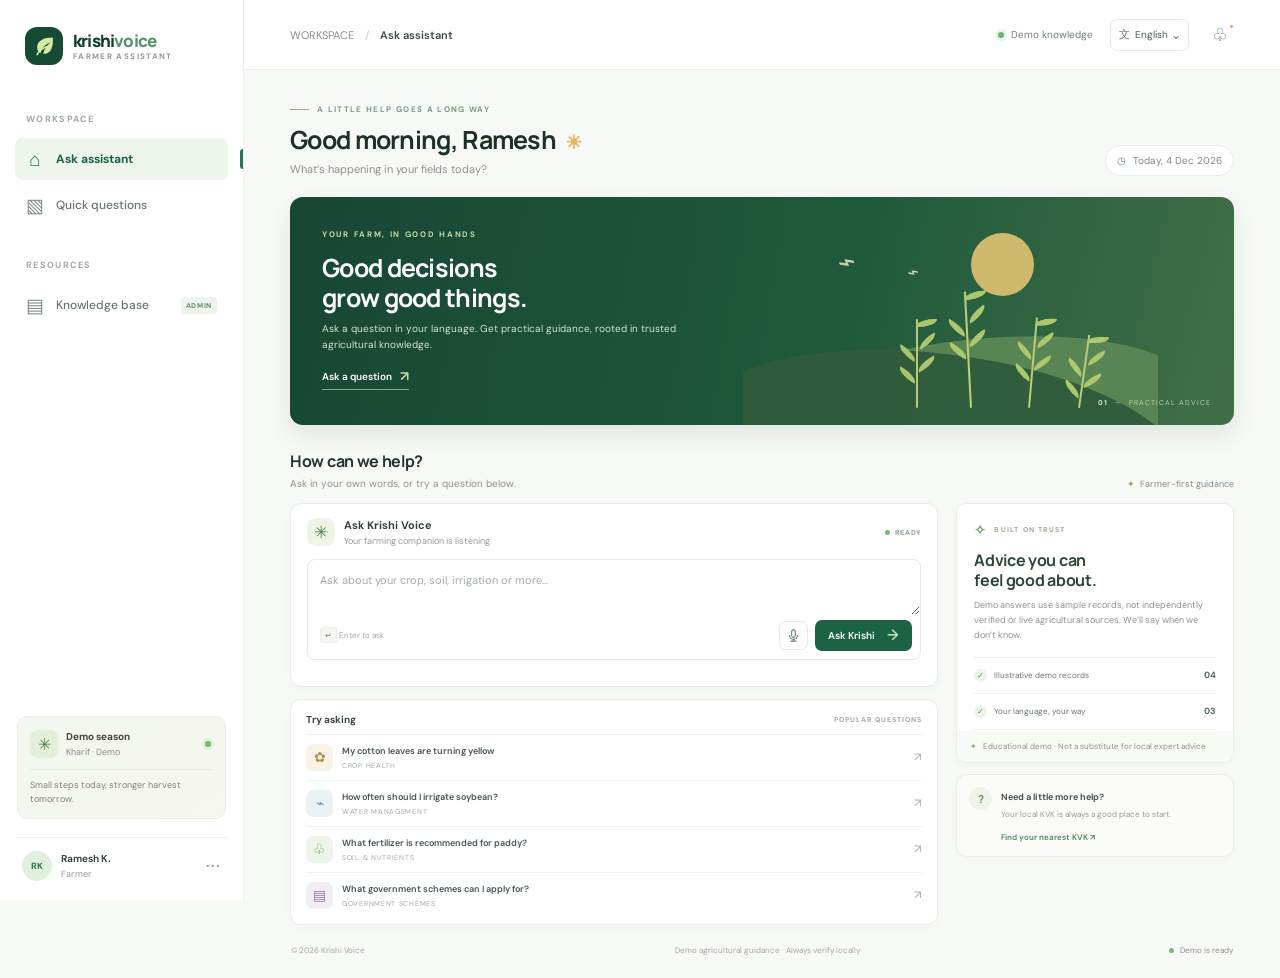
<file: static/index.html>
<!doctype html>
<html lang="en">
<head>
  <meta charset="utf-8">
  <meta name="viewport" content="width=device-width, initial-scale=1">
  <meta name="theme-color" content="#124b35">
  <title>Krishi Voice — Your farm, in good hands</title>
  <link rel="preconnect" href="https://fonts.googleapis.com">
  <link rel="preconnect" href="https://fonts.gstatic.com" crossorigin>
  <link href="https://fonts.googleapis.com/css2?family=DM+Sans:wght@400;500;600;700&family=Manrope:wght@400;500;600;700;800&display=swap" rel="stylesheet">
  <link rel="stylesheet" href="/static/styles.css">
</head>
<body class="farmer-page">
  <div class="app-shell">
    <aside class="sidebar">
      <a class="brand" href="/" aria-label="Krishi Voice home">
        <span class="brand-mark"><svg viewBox="0 0 32 32" aria-hidden="true"><path d="M25.8 5.2C15.2 5.2 7.3 8.8 7.3 17.1c0 3.2 1.7 5.5 4.1 6.7 1-5.8 5.2-9.9 11.6-12.4-4.1 3.1-7.3 7.5-8.5 13.2 7.5.2 12.3-5.4 11.3-19.4Z" fill="currentColor"/><path d="M7.3 25.6c2.4-4.6 6.1-7.4 11.2-9.3" fill="none" stroke="currentColor" stroke-width="2" stroke-linecap="round"/></svg></span>
        <span class="brand-copy"><strong>krishi<span>voice</span></strong><small>FARMER ASSISTANT</small></span>
      </a>
      <div class="side-label" data-i18n="workspace">WORKSPACE</div>
      <a class="side-link active" href="/"><span class="nav-icon">⌂</span><span data-i18n="askAssistant">Ask assistant</span><span class="nav-current"></span></a>
      <a class="side-link" href="#examples"><span class="nav-icon">▧</span><span data-i18n="quickQuestions">Quick questions</span></a>
      <div class="side-label side-label-spaced" data-i18n="resources">RESOURCES</div>
      <a class="side-link" href="/admin"><span class="nav-icon">▤</span><span data-i18n="knowledgeBase">Knowledge base</span><span class="admin-chip">ADMIN</span></a>
      <div class="sidebar-bottom">
        <div class="season-card">
          <div class="season-icon">✳</div>
          <div><strong data-i18n="inSeason">In season</strong><span data-i18n="kharifSeason">Kharif · 2025</span></div>
          <span class="season-dot"></span>
          <p data-i18n="seasonNote">Small steps today, stronger harvest tomorrow.</p>
        </div>
        <div class="profile-row"><span class="avatar">RK</span><span><strong>Ramesh K.</strong><small data-i18n="farmer">Farmer</small></span><span class="profile-menu">···</span></div>
      </div>
    </aside>
    <main class="main-content">
      <header class="topbar">
        <div class="breadcrumb"><span data-i18n="workspace">Workspace</span><span class="crumb-slash">/</span><strong data-i18n="askAssistant">Ask assistant</strong></div>
        <div class="top-actions">
          <span class="service-status"><span></span><span data-i18n="demoKnowledge">Demo knowledge</span></span>
          <label class="language-wrap" aria-label="Language"><span>文</span><select id="language"><option value="en">English</option><option value="mr">मराठी</option><option value="hi">हिन्दी</option></select><span class="select-chevron">⌄</span></label>
          <button class="icon-button notification-button" aria-label="Notifications">♧<i></i></button>
        </div>
      </header>
      <div class="content-wrap">
        <section class="welcome-row">
          <div>
            <div class="eyebrow"><span class="eyebrow-line"></span><span data-i18n="helloFarm">A LITTLE HELP GOES A LONG WAY</span></div>
            <h1><span data-i18n="goodMorning">Good morning, Ramesh</span><span class="sun-icon">☀</span></h1>
            <p class="welcome-sub" data-i18n="welcomeSub">What’s happening in your fields today?</p>
          </div>
          <div class="date-pill"><span>◷</span> <span data-i18n="today">Today</span>, <span id="today-date"></span></div>
        </section>
        <section class="hero-banner">
          <div class="hero-copy"><span class="hero-kicker" data-i18n="yourFarmPartner">YOUR FARM, IN GOOD HANDS</span>
            <h2 data-i18n="heroTitle">Good decisions<br>grow good things.</h2>
            <p data-i18n="heroCopy">Ask a question in your language. Get practical guidance, rooted in trusted agricultural knowledge.</p>
            <a href="#ask-card" class="hero-link"><span data-i18n="askQuestion">Ask a question</span><span>↗</span></a>
          </div>
          <div class="hero-art" aria-hidden="true">
            <div class="sun-disc"></div><div class="hill hill-back"></div><div class="hill hill-front"></div>
            <div class="crop crop-one"><i></i><i></i><i></i><i></i></div><div class="crop crop-two"><i></i><i></i><i></i><i></i></div>
            <div class="crop crop-three"><i></i><i></i><i></i><i></i></div><div class="crop crop-four"><i></i><i></i><i></i><i></i></div>
            <div class="bird bird-one">⌁</div><div class="bird bird-two">⌁</div>
          </div>
          <div class="hero-counter"><strong>01</strong><span>—</span><span data-i18n="practicalAdvice">PRACTICAL ADVICE</span></div>
        </section>
        <div class="section-heading"><div><h2 data-i18n="howCanWeHelp">How can we help?</h2><p data-i18n="helpSub">Ask in your own words, or try a question below.</p></div><span class="secure-note"><span>✦</span> <span data-i18n="farmerFirst">Farmer-first guidance</span></span></div>
        <section class="assistant-grid">
          <div class="chat-column">
            <div class="ask-card" id="ask-card">
              <div class="ask-card-top"><span class="assistant-orb">✳</span><div><strong data-i18n="askKrishi">Ask Krishi Voice</strong><span data-i18n="askHint">Your farming companion is listening</span></div><span class="online-tag"><i></i><span data-i18n="ready">READY</span></span></div>
              <div class="input-shell"><textarea id="question-input" rows="2" data-i18n-placeholder="questionPlaceholder" placeholder="Ask about your crop, soil, irrigation or more..."></textarea><div class="input-actions"><span class="input-helper"><span>↵</span> <span data-i18n="enterHint">Enter to ask</span></span><div class="input-buttons"><button id="mic-button" class="mic-button" title="Speak your question" aria-label="Start voice input"><svg viewBox="0 0 24 24" aria-hidden="true"><rect x="9" y="3" width="6" height="12" rx="3"></rect><path d="M5.5 11.5a6.5 6.5 0 0 0 13 0M12 18v3m-4 0h8"></path></svg></button><button id="ask-button" class="ask-button"><span data-i18n="askButton">Ask Krishi</span><span>→</span></button></div></div></div>
              <div id="voice-status" class="voice-status" aria-live="polite"></div>
            </div>
            <div id="conversation" class="conversation" aria-live="polite"></div>
            <section id="examples" class="examples-section"><div class="examples-title"><strong data-i18n="tryAsking">Try asking</strong><span data-i18n="popularQuestions">POPULAR QUESTIONS</span></div><div class="example-list">
              <button class="example-card" data-question="My cotton leaves are turning yellow."><span class="example-icon icon-cotton">✿</span><span><strong data-i18n="exampleCotton">My cotton leaves are turning yellow</strong><small data-i18n="cropHealth">CROP HEALTH</small></span><span class="example-arrow">↗</span></button>
              <button class="example-card" data-question="How often should I irrigate soybean?"><span class="example-icon icon-water">⌁</span><span><strong data-i18n="exampleSoy">How often should I irrigate soybean?</strong><small data-i18n="waterManagement">WATER MANAGEMENT</small></span><span class="example-arrow">↗</span></button>
              <button class="example-card" data-question="What is the recommended fertilizer for paddy?"><span class="example-icon icon-paddy">♧</span><span><strong data-i18n="examplePaddy">What fertilizer is recommended for paddy?</strong><small data-i18n="soilNutrients">SOIL & NUTRIENTS</small></span><span class="example-arrow">↗</span></button>
              <button class="example-card" data-question="What government schemes are available for farmers?"><span class="example-icon icon-scheme">▤</span><span><strong data-i18n="exampleScheme">What government schemes can I apply for?</strong><small data-i18n="schemes">GOVERNMENT SCHEMES</small></span><span class="example-arrow">↗</span></button>
            </div></section>
          </div>
          <aside class="right-column">
            <div class="trust-card"><div class="trust-head"><span class="trust-icon">✧</span><span data-i18n="builtOnTrust">BUILT ON TRUST</span></div><h3 data-i18n="adviceYouCanTrust">Advice you can<br>feel good about.</h3><p data-i18n="trustCopy">Every answer draws from reviewed agricultural sources. We’ll always tell you when we don’t know.</p><div class="trust-divider"></div><div class="trust-stat"><span class="trust-check">✓</span><span data-i18n="reviewedSources">Reviewed knowledge sources</span><strong>04</strong></div><div class="trust-stat"><span class="trust-check">✓</span><span data-i18n="languageSupport">Your language, your way</span><strong>03</strong></div><div class="trust-footer"><span>✦</span><span data-i18n="demoNotice">Educational demo · Not a substitute for local expert advice</span></div></div>
            <div class="help-card"><div class="help-icon">?</div><div><strong data-i18n="needMoreHelp">Need a little more help?</strong><p data-i18n="visitKvk">Your local KVK is always a good place to start.</p><a href="https://kvk.icar.gov.in/" target="_blank" rel="noreferrer"><span data-i18n="findYourKvk">Find your nearest KVK</span> ↗</a></div></div>
          </aside>
        </section>
        <footer class="page-footer"><span>© 2026 Krishi Voice</span><span data-i18n="footerDisclaimer">Demo agricultural guidance · Always verify locally</span><span><span class="footer-dot"></span> <span data-i18n="allSystemsDemo">Demo is ready</span></span></footer>
      </div>
    </main>
  </div>
  <script src="/static/app.js"></script>
</body>
</html>
</file>
<file: static/styles.css>
:root {
  --green-950: #123d2e;
  --green-900: #164b36;
  --green-800: #1c6346;
  --green-700: #287650;
  --green-600: #33875c;
  --green-100: #e7f2e9;
  --green-50: #f3f8f2;
  --ink: #1b2a23;
  --muted: #78827c;
  --line: #e9ede9;
  --paper: #fff;
  --bg: #f7f9f7;
  --shadow: 0 10px 30px rgba(28, 54, 39, .055);
  font-family: "DM Sans", sans-serif;
  color: var(--ink);
}
* { box-sizing: border-box; }
body { margin: 0; background: var(--bg); font-size: 13px; }
button, input, textarea, select { font: inherit; }
button, a, select { -webkit-tap-highlight-color: transparent; }
a { text-decoration: none; color: inherit; }
.app-shell { display: flex; min-height: 100vh; }
.sidebar { width: 244px; flex: 0 0 244px; background: #fff; border-right: 1px solid #edf0ed; padding: 27px 15px 19px; display: flex; flex-direction: column; min-height: 100vh; position: sticky; top: 0; height: 100vh; }
.brand { display: flex; gap: 10px; align-items: center; padding: 0 10px; margin-bottom: 48px; }
.brand-mark { width: 38px; height: 38px; display: grid; place-items: center; border-radius: 12px; background: var(--green-900); color: #d3ec9f; }
.brand-mark svg { width: 27px; height: 27px; }
.brand-copy { display: flex; flex-direction: column; gap: 2px; }
.brand-copy strong { font: 800 17px/1 "Manrope", sans-serif; letter-spacing: -.8px; color: var(--green-950); }
.brand-copy strong span { color: #57936d; }
.brand-copy small { color: #909b93; font-size: 8px; font-weight: 700; letter-spacing: 1.35px; }
.side-label { padding: 0 11px; color: #a0aaa3; letter-spacing: 1.3px; font-weight: 700; font-size: 9px; margin-bottom: 11px; }
.side-label-spaced { margin-top: 31px; }
.side-link { min-height: 42px; margin: 2px 0; padding: 0 11px; display: flex; gap: 12px; align-items: center; border-radius: 8px; color: #69766d; font-weight: 500; font-size: 12px; position: relative; }
.side-link:hover { background: #f7faf7; color: var(--green-800); }
.side-link.active { background: #edf5ed; color: #1c6346; font-weight: 700; }
.nav-icon { display: inline-flex; width: 18px; justify-content: center; font-size: 19px; line-height: 1; color: #7d8b81; }
.side-link.active .nav-icon { color: var(--green-700); }
.nav-current { height: 20px; width: 3px; border-radius: 3px 0 0 3px; position: absolute; right: -15px; background: var(--green-700); }
.admin-chip { background: #eef4ed; color: #65916b; font-size: 7px; letter-spacing: .7px; padding: 4px 5px; border-radius: 4px; margin-left: auto; font-weight: 800; }
.sidebar-bottom { margin-top: auto; }
.season-card { position: relative; background: linear-gradient(140deg, #f3f7ef, #f6f7ee); border: 1px solid #ebf0e7; border-radius: 10px; padding: 13px 12px 12px; display: grid; grid-template-columns: 29px 1fr 8px; align-items: center; gap: 0 7px; margin: 0 2px 18px; }
.season-icon { width: 28px; height: 28px; border-radius: 8px; background: #e3eedb; color: #527f4c; display: grid; place-items: center; font-size: 16px; }
.season-card strong, .season-card span:not(.season-dot) { display: block; }
.season-card strong { font-size: 10px; color: #39493b; }
.season-card span:not(.season-dot) { font-size: 9px; color: #849184; margin-top: 3px; }
.season-dot { width: 6px; height: 6px; border-radius: 50%; background: #75b573; box-shadow: 0 0 0 3px #e1efdc; }
.season-card p { grid-column: 1 / -1; margin: 11px 0 0; padding-top: 9px; border-top: 1px solid #e6ecdf; font-size: 9px; line-height: 1.5; color: #788778; }
.profile-row { display: flex; align-items: center; gap: 9px; padding: 13px 7px 0; border-top: 1px solid #eef0ee; }
.avatar { width: 30px; height: 30px; display: grid; place-items: center; border-radius: 50%; background: #e1efdf; color: #336d42; font-size: 9px; font-weight: 700; }
.admin-avatar { background: #e8eee8; }
.profile-row strong, .profile-row small { display: block; }
.profile-row strong { font-size: 10px; color: #38463d; }
.profile-row small { color: #919b94; font-size: 9px; margin-top: 3px; }
.profile-menu { margin-left: auto; color: #839087; letter-spacing: 1px; font-size: 18px; }
.main-content { min-width: 0; flex: 1; }
.topbar { height: 70px; padding: 0 46px; border-bottom: 1px solid #ecefec; display: flex; align-items: center; justify-content: space-between; background: rgba(255,255,255,.82); }
.breadcrumb { display: flex; align-items: center; gap: 11px; color: #8a938d; font-size: 11px; }
.breadcrumb strong { color: #3d4c42; font-weight: 600; }
.crumb-slash { color: #c1c9c2; }
.top-actions { display: flex; align-items: center; gap: 17px; }
.service-status { display: flex; align-items: center; gap: 7px; color: #748078; font-size: 10px; }
.service-status > span:first-child { width: 6px; height: 6px; border-radius: 50%; background: #6bb47a; box-shadow: 0 0 0 3px #e8f4e9; }
.language-wrap { height: 32px; border: 1px solid #e6ebe7; border-radius: 7px; display: flex; align-items: center; padding: 0 8px; gap: 5px; color: #69786d; position: relative; font-size: 11px; }
.language-wrap select { border: 0; outline: 0; background: transparent; color: #506055; appearance: none; padding-right: 12px; cursor: pointer; font-size: 10px; }
.select-chevron { position: absolute; right: 7px; top: 7px; pointer-events: none; font-size: 12px; }
.icon-button { border: 0; background: transparent; color: #728078; font-size: 18px; position: relative; cursor: pointer; }
.notification-button i { position: absolute; width: 5px; height: 5px; background: #ee9f67; top: 2px; right: 0; border-radius: 50%; border: 1px solid white; }
.content-wrap { max-width: 1430px; margin: 0 auto; padding: 34px 46px 20px; }
.welcome-row { display: flex; align-items: end; justify-content: space-between; margin-bottom: 21px; }
.eyebrow { color: #7d9a7e; display: flex; gap: 8px; align-items: center; letter-spacing: 1.35px; font-size: 8px; font-weight: 700; margin-bottom: 10px; }
.eyebrow-line { display: inline-block; height: 1px; width: 19px; background: #90b28b; }
h1, h2, h3, p { margin-top: 0; }
.welcome-row h1, .admin-title-row h1 { margin: 0; font: 700 25px/1.3 "Manrope", sans-serif; color: #1d3125; letter-spacing: -.7px; }
.sun-icon { color: #e8b457; font-size: 19px; margin-left: 9px; }
.welcome-sub { margin: 5px 0 0; color: #89938c; font-size: 11px; }
.date-pill { color: #7d8981; font-size: 10px; border: 1px solid #e9eeea; background: white; border-radius: 20px; padding: 8px 11px; }
.date-pill span:first-child { color: #5e8a68; margin-right: 4px; }
.hero-banner { overflow: hidden; min-height: 228px; position: relative; border-radius: 13px; background: linear-gradient(105deg, #194c38 0%, #205b3c 59%, #426f47 100%); color: #fff; padding: 27px 32px; box-shadow: 0 10px 24px rgba(21,67,44,.1); }
.hero-banner::after { content: ""; pointer-events: none; position: absolute; inset: 0; background: linear-gradient(90deg, rgba(16,54,38,.22), transparent 70%); }
.hero-copy { position: relative; z-index: 3; max-width: 410px; }
.hero-kicker { color: #c3d8aa; font-size: 8px; font-weight: 700; letter-spacing: 1.7px; }
.hero-copy h2 { font: 700 25px/1.22 "Manrope", sans-serif; letter-spacing: -.7px; white-space: pre-line; margin: 12px 0 7px; }
.hero-copy p { color: #d3e2d5; font-size: 10px; max-width: 355px; line-height: 1.65; margin: 0 0 13px; }
.hero-link { display: inline-flex; align-items: center; gap: 8px; color: #fff; font-size: 10px; font-weight: 600; border-bottom: 1px solid rgba(226,241,221,.55); padding-bottom: 4px; }
.hero-link span:last-child { color: #c8dda9; font-size: 14px; }
.hero-art { position: absolute; right: 8%; bottom: -1px; width: 44%; height: 210px; overflow: hidden; opacity: .94; }
.sun-disc { position: absolute; right: 30%; top: 17px; width: 63px; height: 63px; border-radius: 50%; background: #e8c674; opacity: .93; }
.hill { position: absolute; bottom: -88px; border-radius: 50% 50% 0 0; transform: rotate(-8deg); }
.hill-back { right: -10%; height: 172px; width: 118%; background: #5b8754; }
.hill-front { right: -7%; bottom: -117px; height: 189px; width: 119%; transform: rotate(7deg); background: #315d3d; }
.crop { position: absolute; bottom: 18px; width: 2px; height: 75px; background: #c1d480; transform-origin: bottom; border-radius: 4px; z-index: 2; }
.crop::before, .crop::after, .crop i { content: ""; position: absolute; background: #b6ce72; width: 21px; height: 8px; border-radius: 100% 0 100% 0; }
.crop::before { top: 18px; left: 1px; transform: rotate(-31deg); }.crop::after { top: 30px; right: 0; transform: scaleX(-1) rotate(-32deg); }
.crop i:nth-child(1) { top: 41px; left: 0; transform: rotate(-28deg); }.crop i:nth-child(2) { top: 52px; right: 0; transform: scaleX(-1) rotate(-30deg); }
.crop-one { right: 58%; height: 89px; }.crop-two { right: 45%; height: 111px; transform: rotate(-3deg) scale(1.05); }.crop-three { right: 31%; height: 91px; transform: rotate(5deg); }.crop-four { right: 19%; height: 74px; transform: rotate(8deg); }
.bird { position: absolute; color: #d8ddbd; font-size: 29px; transform: rotate(-22deg); }.bird-one { right: 73%; top: 27px; }.bird-two { right: 58%; top: 43px; font-size: 19px; }
.hero-counter { position: absolute; right: 23px; bottom: 18px; z-index: 4; display: flex; gap: 7px; align-items: center; font-size: 7px; letter-spacing: 1px; color: #bed0b9; }
.hero-counter strong { color: #e0e9ce; }
.section-heading { margin: 25px 0 13px; display: flex; align-items: end; justify-content: space-between; }
.section-heading h2 { margin: 0; color: #24352b; font: 700 16px "Manrope", sans-serif; letter-spacing: -.3px; }
.section-heading p { color: #89938c; font-size: 10px; margin: 5px 0 0; }
.secure-note { color: #7c9280; font-size: 9px; display: flex; gap: 5px; align-items: center; }
.secure-note span:first-child { color: #8da969; }
.assistant-grid { display: grid; grid-template-columns: minmax(0, 1.75fr) minmax(225px, .75fr); gap: 18px; align-items: start; }
.chat-column, .right-column { min-width: 0; }
.ask-card, .answer-card, .examples-section, .trust-card, .help-card { background: white; border: 1px solid #e9eeea; border-radius: 11px; box-shadow: 0 3px 12px rgba(20,54,34,.025); }
.ask-card { padding: 14px 16px 13px; }
.ask-card-top { display: flex; align-items: center; gap: 9px; margin-bottom: 12px; }
.assistant-orb { display: inline-grid; place-items: center; width: 28px; height: 28px; border-radius: 9px; flex: 0 0 auto; background: #edf5e7; color: #4c8551; font-size: 17px; }
.ask-card-top strong, .ask-card-top div span { display: block; }
.ask-card-top strong { font-size: 11px; color: #34443a; }
.ask-card-top div span { color: #929b94; font-size: 9px; margin-top: 3px; }
.online-tag { display: flex; gap: 5px; align-items: center; margin-left: auto; color: #89a18c; font-size: 7px; font-weight: 700; letter-spacing: .8px; }
.online-tag i { width: 5px; height: 5px; border-radius: 50%; background: #75b77c; }
.input-shell { border: 1px solid #e5ebe6; border-radius: 8px; transition: border-color .2s, box-shadow .2s; }
.input-shell:focus-within { border-color: #9abb9c; box-shadow: 0 0 0 3px #eff6ef; }
.input-shell textarea { display: block; resize: vertical; width: 100%; padding: 12px 12px 6px; border: 0; outline: 0; background: transparent; min-height: 55px; color: #34443a; font-size: 11px; line-height: 1.5; }
.input-shell textarea::placeholder { color: #a4ada6; }
.input-actions { display: flex; align-items: center; justify-content: space-between; padding: 5px 8px 8px 12px; }
.input-helper { color: #a0aaa3; font-size: 8px; }.input-helper span:first-child { background: #f3f6f3; border: 1px solid #e8ede8; border-radius: 3px; padding: 2px 4px; color: #758278; font-size: 8px; }
.input-buttons { display: flex; gap: 7px; align-items: center; }
.mic-button { height: 29px; width: 29px; border-radius: 7px; border: 1px solid #e5ebe6; background: white; color: #66836b; display: grid; place-items: center; cursor: pointer; transition: .2s; }
.mic-button:hover { border-color: #a8c6a9; background: #f3f8f2; }.mic-button svg { width: 15px; height: 15px; fill: none; stroke: currentColor; stroke-width: 1.7; stroke-linecap: round; }
.mic-button.recording { color: #c85c4f; background: #fff0ee; border-color: #f1c3bd; animation: pulse 1.2s infinite; }
@keyframes pulse { 50% { box-shadow: 0 0 0 5px #fff0ee; } }
.ask-button, .primary-button { border: 0; background: var(--green-800); color: white; border-radius: 7px; display: inline-flex; gap: 12px; align-items: center; justify-content: center; cursor: pointer; font-size: 10px; font-weight: 600; padding: 9px 13px; transition: background .2s, transform .2s; }
.ask-button:hover, .primary-button:hover { background: #174e37; transform: translateY(-1px); }.ask-button:disabled, .primary-button:disabled { opacity: .6; cursor: wait; transform: none; }
.ask-button span:last-child, .primary-button span:last-child { color: #c2dba9; font-size: 15px; line-height: 10px; }
.voice-status { min-height: 13px; padding: 5px 3px 0; color: #a56853; font-size: 9px; }
.conversation:empty { display: none; }.conversation { display: flex; flex-direction: column; gap: 9px; margin-top: 9px; }
.answer-card { padding: 13px 14px 10px; animation: slideIn .2s ease-out; }
@keyframes slideIn { from { transform: translateY(5px); opacity: .5; } to { transform: translateY(0); opacity: 1; } }
.user-question { display: flex; align-items: center; gap: 8px; margin-bottom: 12px; }
.user-avatar { display: grid; place-items: center; flex: 0 0 auto; width: 23px; height: 23px; background: #e9f1e7; color: #4b7f4e; border-radius: 50%; font-size: 7px; font-weight: 700; }
.user-question p { margin: 0; font-size: 10px; color: #34463a; font-weight: 600; }
.response-head { display: flex; align-items: center; gap: 6px; color: #506f55; font-size: 9px; }
.small-orb { width: 20px; height: 20px; font-size: 12px; border-radius: 6px; }
.response-time { margin-left: auto; color: #a6aea8; letter-spacing: .7px; font-size: 7px; }
.response-body { color: #637067; font-size: 10px; line-height: 1.65; margin: 8px 0 9px 26px; }
.response-details { margin-left: 26px; padding-top: 8px; border-top: 1px solid #f0f2f0; display: flex; flex-wrap: wrap; align-items: center; gap: 6px; }
.citation-chip, .confidence-chip, .data-as-of, .fallback-note { font-size: 8px; color: #718176; padding: 4px 6px; border-radius: 4px; background: #f3f7f2; }
.confidence-chip { background: #eef5eb; color: #578158; }.data-as-of { background: #f5f6f4; }.fallback-note { background: #fff5e8; color: #a9763e; }
.listen-button { border: 1px solid #e5ebe6; background: white; color: #54825a; border-radius: 5px; width: 24px; height: 23px; cursor: pointer; font-size: 12px; }
.demo-source-note { color: #abb2ac; font-size: 8px; margin-left: auto; }
.examples-section { padding: 13px 15px 6px; margin-top: 12px; }
.examples-title { display: flex; justify-content: space-between; align-items: center; padding-bottom: 8px; border-bottom: 1px solid #f0f2f0; }
.examples-title strong { font-size: 10px; color: #38483e; }.examples-title span { color: #a0a9a2; font-size: 7px; letter-spacing: 1px; font-weight: 700; }
.example-card { width: 100%; display: flex; align-items: center; border: 0; border-bottom: 1px solid #f1f3f1; background: white; text-align: left; padding: 9px 0; gap: 9px; cursor: pointer; }
.example-card:last-child { border-bottom: 0; }.example-card:hover strong { color: var(--green-700); }
.example-icon { width: 27px; height: 27px; border-radius: 7px; flex: 0 0 auto; display: grid; place-items: center; font-size: 14px; }
.icon-cotton { background: #faf2e7; color: #b78a48; }.icon-water { background: #e9f3f6; color: #5895a1; }.icon-paddy { background: #edf4e9; color: #7a9a5c; }.icon-scheme { background: #f2edf5; color: #9579a7; }
.example-card > span:nth-child(2) { min-width: 0; }.example-card strong { display: block; color: #47564b; font-size: 9px; font-weight: 600; transition: color .2s; }.example-card small { display: block; margin-top: 4px; color: #a1aaa3; font-size: 7px; letter-spacing: .7px; }
.example-arrow { margin-left: auto; color: #a5b0a7; font-size: 12px; }
.trust-card { padding: 17px 17px 0; border-radius: 10px; }
.trust-head { display: flex; gap: 7px; align-items: center; color: #9aab96; font-size: 7px; font-weight: 700; letter-spacing: 1.2px; }.trust-icon { color: #7fa26c; font-size: 14px; }
.trust-card h3 { margin: 11px 0 7px; color: #2e4635; font: 700 16px/1.3 "Manrope", sans-serif; white-space: pre-line; letter-spacing: -.3px; }
.trust-card > p { color: #8b958d; font-size: 9px; line-height: 1.65; margin: 0 0 14px; }
.trust-divider { height: 1px; background: #eef1ed; }
.trust-stat { min-height: 36px; display: flex; align-items: center; gap: 7px; border-bottom: 1px solid #f1f3f1; color: #68766d; font-size: 8px; }
.trust-check { width: 13px; height: 13px; display: grid; place-items: center; background: #edf5ea; color: #679364; border-radius: 50%; font-size: 8px; }.trust-stat strong { margin-left: auto; font-size: 9px; color: #566a59; }
.trust-footer { background: #f8faf6; margin: 1px -17px 0; padding: 10px 13px; display: flex; gap: 6px; color: #889580; font-size: 8px; line-height: 1.4; border-radius: 0 0 10px 10px; }.trust-footer span:first-child { color: #96a86f; }
.help-card { margin-top: 11px; display: flex; gap: 9px; padding: 12px; background: #fbfcfa; }
.help-icon { width: 23px; height: 23px; flex: 0 0 auto; display: grid; place-items: center; border-radius: 50%; background: #eef4e9; color: #728e5c; font: 700 11px "Manrope"; }
.help-card strong { color: #47584b; font-size: 9px; }.help-card p { color: #939c95; font-size: 8px; line-height: 1.5; margin: 4px 0 7px; }.help-card a { color: #53835a; font-size: 8px; font-weight: 600; }
.page-footer { display: flex; justify-content: space-between; align-items: center; padding: 20px 1px 3px; color: #a0a9a2; font-size: 8px; }
.page-footer > span:last-child { color: #839687; }.footer-dot { display: inline-block; height: 5px; width: 5px; border-radius: 50%; background: #75b77c; margin-right: 4px; }

/* Admin dashboard */
.admin-wrap { padding-top: 36px; }
.admin-title-row { display: flex; justify-content: space-between; align-items: end; margin-bottom: 23px; }
.admin-title-row h1 { font-size: 24px; }.admin-title-row .welcome-sub { margin-top: 6px; }
.primary-button { padding: 11px 14px; font-size: 10px; gap: 8px; white-space: nowrap; }.primary-button > span:first-child { font-size: 15px; }
.stats-grid { display: grid; grid-template-columns: repeat(4, minmax(0,1fr)); gap: 13px; margin-bottom: 20px; }
.stat-card { min-height: 120px; border: 1px solid #e9eeea; background: #fff; border-radius: 10px; padding: 15px 16px; position: relative; overflow: hidden; box-shadow: 0 3px 12px rgba(20,54,34,.025); }
.stat-top { display: flex; justify-content: space-between; align-items: center; color: #78847b; font-size: 9px; font-weight: 500; }
.stat-icon { width: 26px; height: 26px; display: grid; place-items: center; border-radius: 7px; font-size: 13px; }
.total-icon { color: #498158; background: #edf5e9; }.approved-icon { color: #38835c; background: #e8f4ec; }.pending-icon { color: #b48b39; background: #fbf3e3; }.query-icon { color: #5c86a5; background: #edf4f8; }
.stat-card > strong { display: block; font: 700 24px/1 "Manrope", sans-serif; color: #27392e; margin-top: 12px; letter-spacing: -.7px; }
.stat-card > small { display: block; color: #a0a9a2; font-size: 8px; margin-top: 5px; }
.stat-accent { position: absolute; height: 3px; left: 16px; bottom: 0; width: 28px; border-radius: 3px 3px 0 0; }.accent-green { background: #6fa477; }.accent-mint { background: #61aa83; }.accent-yellow { background: #e2b45a; }.accent-blue { background: #7ca4bf; }
.admin-lower-grid { display: grid; grid-template-columns: minmax(0, 1fr) 260px; gap: 15px; align-items: start; }
.records-panel, .recent-card { background: white; border: 1px solid #e8ede9; border-radius: 10px; overflow: hidden; box-shadow: 0 3px 12px rgba(20,54,34,.025); }
.panel-heading { display: flex; justify-content: space-between; gap: 14px; align-items: center; padding: 17px 17px 14px; }
.panel-heading h2 { margin: 0; color: #314238; font: 700 13px "Manrope", sans-serif; }.panel-heading p { color: #929c95; font-size: 8px; margin: 4px 0 0; }
.panel-tools { display: flex; align-items: center; gap: 7px; }
.search-box { border: 1px solid #e9ede9; height: 30px; display: flex; align-items: center; gap: 6px; padding: 0 8px; border-radius: 6px; color: #909b92; }
.search-box span { font-size: 17px; }.search-box input { border: 0; outline: 0; width: 117px; color: #58665c; font-size: 9px; background: transparent; }.search-box input::placeholder { color: #abb3ad; }
.filter-select { appearance: none; border: 1px solid #e9ede9; color: #6b796e; background: white; border-radius: 6px; font-size: 9px; padding: 8px 20px 8px 8px; outline: none; background-image: linear-gradient(45deg, transparent 50%, #89978d 50%),linear-gradient(135deg,#89978d 50%,transparent 50%); background-position: calc(100% - 10px) 12px,calc(100% - 7px) 12px; background-size: 3px 3px,3px 3px; background-repeat: no-repeat; }
.table-wrap { overflow-x: auto; min-height: 170px; }
table { border-collapse: collapse; width: 100%; min-width: 650px; text-align: left; }
thead { background: #fafbf9; border-top: 1px solid #f0f2f0; border-bottom: 1px solid #edf0ed; }
th { padding: 10px 12px; color: #a0aaa2; font-size: 7px; letter-spacing: .85px; font-weight: 700; white-space: nowrap; }
th:first-child, td:first-child { padding-left: 17px; }
td { padding: 11px 12px; border-bottom: 1px solid #f0f2f0; vertical-align: middle; }
tbody tr:last-child td { border-bottom: 0; }
.record-cell { display: flex; align-items: center; gap: 8px; min-width: 180px; }
.record-category-icon { width: 26px; height: 26px; flex: 0 0 auto; display: grid; place-items: center; background: #eef4e9; border-radius: 7px; color: #71915d; font-size: 14px; }
.record-cell strong, .record-cell small { display: block; }.record-cell strong { color: #3b4a40; font-size: 9px; font-weight: 600; max-width: 200px; white-space: nowrap; overflow: hidden; text-overflow: ellipsis; }.record-cell small { color: #a1aaa3; font-size: 7px; margin-top: 4px; }
.source-cell, .date-cell { color: #849087; font-size: 8px; white-space: nowrap; }.source-cell { max-width: 155px; overflow: hidden; text-overflow: ellipsis; }
.status-badge { display: inline-flex; gap: 5px; align-items: center; border-radius: 12px; padding: 5px 7px; font-size: 7px; font-weight: 600; }
.status-badge i { width: 5px; height: 5px; border-radius: 50%; }.status-approved { color: #51875d; background: #edf6ee; }.status-approved i { background: #68a575; }.status-pending { color: #a6823d; background: #fbf5e8; }.status-pending i { background: #d1a947; }.status-rejected { color: #a3655f; background: #fbefed; }.status-rejected i { background: #c77b72; }
.row-actions { display: flex; align-items: center; gap: 3px; justify-content: flex-end; white-space: nowrap; }
.row-actions button { width: 24px; height: 24px; border: 0; border-radius: 5px; background: transparent; cursor: pointer; font-size: 12px; color: #9aa49c; }
.row-actions button:hover { background: #f1f6ef; color: #3a7b50; }.row-actions .approve-action { color: #52945f; }.row-actions .reject-action:hover { color: #b85d52; background: #fcf0ee; }
.table-footer { border-top: 1px solid #edf0ed; background: #fcfdfb; padding: 10px 16px; display: flex; justify-content: space-between; color: #a1aaa3; font-size: 8px; }
.empty-state { text-align: center; padding: 40px 10px; color: #8b968e; font-size: 10px; }
.admin-side { display: flex; flex-direction: column; gap: 11px; }
.review-card { color: white; border-radius: 10px; padding: 16px; background: linear-gradient(145deg,#1d573c,#28724b); box-shadow: 0 8px 19px rgba(30,90,59,.12); }
.review-top { display: flex; align-items: center; gap: 7px; color: #c6d9bb; font-size: 7px; font-weight: 700; letter-spacing: 1px; }.review-spark { font-size: 13px; color: #d1e49a; }
.review-card > strong { display: block; margin: 11px 0 0; font: 700 25px "Manrope",sans-serif; }.review-card p { margin: 1px 0 12px; color: #d1e0d3; font-size: 9px; }
.text-button { padding: 0; border: 0; background: transparent; color: #e1ebd2; font-size: 8px; cursor: pointer; font-weight: 600; }.text-button span { margin-left: 5px; font-size: 12px; }
.recent-card { padding: 13px 12px 3px; }.recent-heading { display: flex; align-items: center; justify-content: space-between; gap: 3px; padding: 0 0 9px; border-bottom: 1px solid #eff2ef; }.recent-heading h3 { margin: 0; color: #425046; font: 700 9px "Manrope",sans-serif; }.recent-heading > span { color: #87a188; background: #eff5ed; border-radius: 4px; padding: 4px 5px; font-size: 6px; font-weight: 700; letter-spacing: .5px; }
.recent-empty { color: #9aa49c; font-size: 8px; line-height: 1.6; padding: 12px 2px 10px; }
.recent-query { display: flex; align-items: start; gap: 7px; padding: 9px 1px; border-bottom: 1px solid #f0f2f0; }.recent-query:last-child { border-bottom: 0; }
.recent-query-icon { width: 17px; height: 17px; display: grid; place-items: center; flex: 0 0 auto; background: #f0f5ee; border-radius: 5px; color: #69906d; font-size: 10px; }
.recent-query strong { display: block; color: #69766d; font-size: 8px; font-weight: 500; line-height: 1.4; }.recent-query small { display: block; color: #a3aca5; font-size: 7px; margin-top: 4px; }
.demo-info { background: #f1f5ee; border-radius: 7px; padding: 10px; display: flex; gap: 8px; color: #76906f; }.demo-info > span { font-size: 12px; }.demo-info p { margin: 0; color: #82907e; font-size: 8px; line-height: 1.55; }.demo-info strong { color: #647d60; }
.back-farmer { color: #65816b; font-size: 10px; display: flex; gap: 6px; align-items: center; }
.modal-backdrop { position: fixed; z-index: 10; inset: 0; display: grid; place-items: center; padding: 18px; background: rgba(20,37,27,.42); backdrop-filter: blur(3px); overflow-y: auto; }
.modal-backdrop[hidden] { display: none; }.record-modal { width: min(590px,100%); max-height: calc(100vh - 36px); overflow-y: auto; background: white; border-radius: 13px; padding: 22px; box-shadow: 0 24px 80px rgba(12,40,25,.22); }
.modal-head { display: flex; align-items: start; justify-content: space-between; margin-bottom: 16px; }.modal-head .eyebrow { margin-bottom: 7px; }.modal-head h2 { margin: 0; color: #2c4033; font: 700 18px "Manrope",sans-serif; }.modal-close { width: 29px; height: 29px; display: grid; place-items: center; border: 0; background: #f4f6f4; color: #78857a; font-size: 20px; border-radius: 7px; cursor: pointer; }
.form-grid { display: grid; grid-template-columns: 1fr 1fr; gap: 11px 12px; }.form-grid label { display: flex; flex-direction: column; gap: 6px; color: #536157; font-size: 9px; font-weight: 600; }.form-grid label small { color: #a0aaa2; font-weight: 400; }.form-span { grid-column: 1 / -1; }
.form-grid input, .form-grid textarea, .form-grid select { width: 100%; color: #46564a; border: 1px solid #e3e9e4; border-radius: 6px; outline: 0; background: #fff; padding: 9px 10px; font-size: 9px; font-weight: 400; resize: vertical; }
.form-grid input:focus, .form-grid textarea:focus, .form-grid select:focus { border-color: #9fbd9f; box-shadow: 0 0 0 2px #eff5ed; }.form-grid input::placeholder { color: #b0b8b1; }
.form-error { color: #b9574b; font-size: 9px; margin-top: 8px; min-height: 13px; }
.modal-actions { display: flex; justify-content: end; gap: 8px; padding-top: 12px; border-top: 1px solid #eff1ef; margin-top: 6px; }
.secondary-button { border: 1px solid #e4e9e5; border-radius: 7px; background: #fff; color: #77847a; padding: 9px 13px; cursor: pointer; font-size: 9px; }
.toast { position: fixed; z-index: 20; bottom: 22px; right: 22px; background: #214f38; color: white; border-radius: 8px; padding: 11px 15px; font-size: 10px; box-shadow: 0 8px 20px #173a2833; opacity: 0; transform: translateY(8px); pointer-events: none; transition: .2s; }.toast.visible { opacity: 1; transform: translateY(0); }

@media (min-width: 1500px) { .content-wrap { padding-left: 58px; padding-right: 58px; }.hero-banner { min-height: 245px; }.hero-art { height: 230px; }.assistant-grid { grid-template-columns: minmax(0,1.8fr) minmax(250px,.7fr); } }
@media (max-width: 1150px) {
  .sidebar { width: 208px; flex-basis: 208px; }.topbar { padding: 0 28px; }.content-wrap { padding-left: 28px; padding-right: 28px; }
  .assistant-grid { grid-template-columns: minmax(0,1.5fr) minmax(210px,.8fr); gap: 13px; }.admin-lower-grid { grid-template-columns: minmax(0,1fr) 230px; gap: 11px; }
  .panel-heading { align-items: start; flex-direction: column; }.panel-tools { width: 100%; }.search-box { flex: 1; }.search-box input { width: 100%; }
}
@media (max-width: 820px) {
  .sidebar { width: 64px; flex-basis: 64px; padding: 20px 9px 14px; align-items: center; }.brand { padding: 0; margin-bottom: 35px; }.brand-copy,.side-label,.side-link > span:not(.nav-icon),.season-card,.profile-row > span:not(.avatar) { display: none; }
  .side-link { width: 42px; justify-content: center; padding: 0; }.nav-icon { font-size: 20px; }.nav-current { right: -9px; }.side-label-spaced { display: block; height: 1px; width: 35px; padding: 0; margin: 20px 0 9px; background: #edf0ed; font-size: 0; }.sidebar-bottom { width: 100%; }.profile-row { justify-content: center; padding: 13px 0 0; }.topbar { padding: 0 20px; }.content-wrap { padding: 28px 20px 17px; }.assistant-grid { grid-template-columns: minmax(0,1fr) 220px; }
  .admin-lower-grid { grid-template-columns: 1fr; }.admin-side { display: grid; grid-template-columns: 1fr 1fr; }.demo-info { grid-column: 1 / -1; }.stats-grid { gap: 8px; }.stat-card { padding: 13px; }.stat-card > strong { font-size: 21px; }
}
@media (max-width: 620px) {
  body { font-size: 12px; }.sidebar { width: 52px; flex-basis: 52px; padding: 16px 5px 12px; }.brand-mark { width: 34px; height: 34px; }.side-link { width: 38px; }.nav-current { right: -5px; }.topbar { height: 57px; padding: 0 13px; }.breadcrumb { gap: 7px; font-size: 9px; }.top-actions { gap: 10px; }.service-status { font-size: 0; gap: 0; }.service-status > span:first-child { width: 7px; height: 7px; }.notification-button { display: none; }.language-wrap { height: 29px; padding-left: 5px; font-size: 10px; }.language-wrap select { max-width: 69px; font-size: 9px; }
  .content-wrap { padding: 23px 13px 14px; }.welcome-row { align-items: start; }.welcome-row h1 { font-size: 20px; }.welcome-sub { font-size: 10px; }.date-pill { display: none; }.hero-banner { min-height: 224px; padding: 24px 20px; }.hero-copy { max-width: 80%; }.hero-copy h2 { font-size: 23px; }.hero-copy p { max-width: 255px; font-size: 9px; }.hero-art { right: -8%; width: 64%; height: 169px; opacity: .65; }.sun-disc { width: 45px; height: 45px; }.hero-counter { right: 14px; bottom: 13px; font-size: 6px; }.section-heading { margin-top: 21px; }.section-heading h2 { font-size: 15px; }.secure-note { font-size: 0; }.secure-note span:first-child { font-size: 12px; }
  .assistant-grid { display: flex; flex-direction: column; }.chat-column,.right-column { width: 100%; }.right-column { display: grid; grid-template-columns: 1fr; }.trust-card { display: none; }.help-card { margin-top: 0; }.page-footer { gap: 8px; flex-wrap: wrap; padding-top: 16px; font-size: 7px; }.page-footer > span:nth-child(2) { display: none; }
  .admin-wrap { padding-top: 22px; }.admin-title-row { align-items: start; gap: 8px; }.admin-title-row h1 { font-size: 19px; }.admin-title-row .eyebrow { font-size: 7px; }.admin-title-row .welcome-sub { max-width: 230px; line-height: 1.5; }.admin-title-row .primary-button { padding: 9px; font-size: 8px; }.stats-grid { grid-template-columns: repeat(2,1fr); }.stat-card { min-height: 105px; }.admin-side { display: flex; }.panel-tools { flex-wrap: wrap; }.search-box { min-width: 100%; }.filter-select { margin-left: auto; }.panel-heading { padding: 14px 13px 12px; }.table-footer { padding: 9px 12px; font-size: 7px; }
  .back-farmer span { display: none; }.back-farmer { font-size: 13px; }.form-grid { grid-template-columns: 1fr; }.form-span { grid-column: auto; }.record-modal { padding: 17px; }.modal-head h2 { font-size: 16px; }
}
@media (prefers-reduced-motion: reduce) { *, *::before, *::after { scroll-behavior: auto !important; animation-duration: .01ms !important; transition-duration: .01ms !important; } }
</file>
